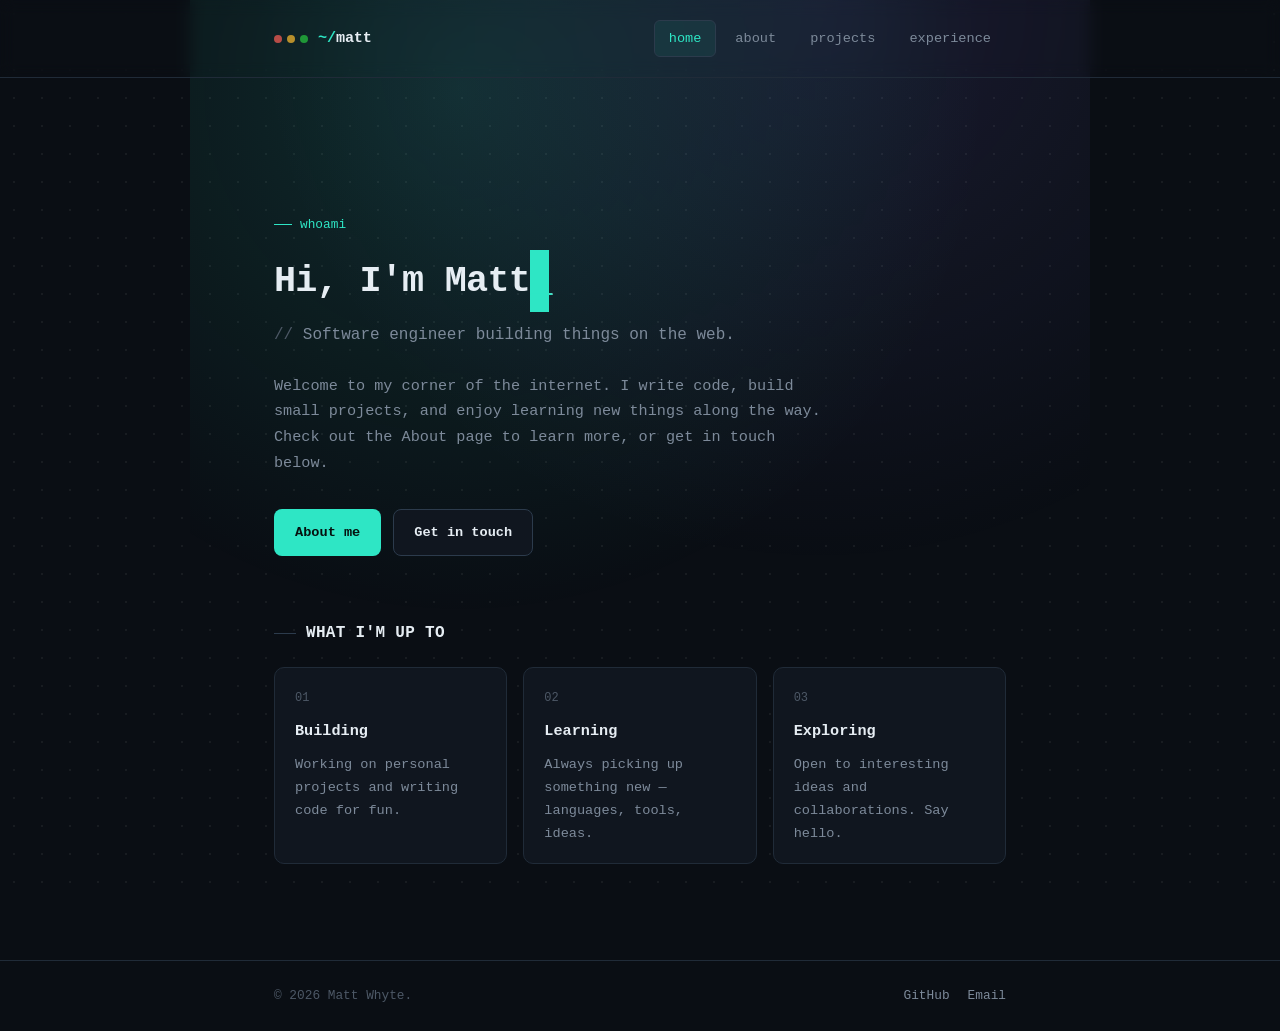
<file: index.html>
<!doctype html>
<html lang="en">
<head>
  <meta charset="UTF-8" />
  <meta name="viewport" content="width=device-width, initial-scale=1.0" />
  <title>Matt Whyte</title>
  <meta name="description" content="Matt Whyte — software engineer." />
  <link rel="stylesheet" href="styles.css" />
</head>
<body>
  <header class="site-header">
    <div class="wrapper">
      <a class="logo brand" href="index.html">
        <span class="term-dots"><span></span><span></span><span></span></span>
        <span><span class="prompt">~/</span>matt</span>
      </a>
      <nav class="site-nav">
        <a href="index.html" class="active">home</a>
        <a href="about.html">about</a>
        <a href="projects.html">projects</a>
        <a href="experience.html">experience</a>
      </nav>
    </div>
  </header>

  <main>
    <div class="wrapper">
      <section class="hero">
        <p class="eyebrow">whoami</p>
        <h1>Hi, I'm Matt<span class="cursor">_</span></h1>
        <p class="tagline"><span class="comment">//</span> Software engineer building things on the web.</p>
        <p class="intro">
          Welcome to my corner of the internet. I write code, build small
          projects, and enjoy learning new things along the way. Check out
          the About page to learn more, or get in touch below.
        </p>
        <div class="cta-row">
          <a class="btn btn-primary" href="about.html">About me</a>
          <a class="btn btn-secondary" href="mailto:mattwhytedotcom@gmail.com">Get in touch</a>
        </div>
      </section>

      <section>
        <h2>What I'm up to</h2>
        <div class="card-grid">
          <div class="card">
            <span class="index">01</span>
            <h3>Building</h3>
            <p>Working on personal projects and writing code for fun.</p>
          </div>
          <div class="card">
            <span class="index">02</span>
            <h3>Learning</h3>
            <p>Always picking up something new — languages, tools, ideas.</p>
          </div>
          <div class="card">
            <span class="index">03</span>
            <h3>Exploring</h3>
            <p>Open to interesting ideas and collaborations. Say hello.</p>
          </div>
        </div>
      </section>
    </div>
  </main>

  <footer class="site-footer">
    <div class="wrapper">
      <p>&copy; 2026 Matt Whyte.</p>
      <div class="footer-links">
        <a href="https://github.com/mv3d-ember" target="_blank" rel="noopener">GitHub</a>
        <a href="mailto:mattwhytedotcom@gmail.com">Email</a>
      </div>
    </div>
  </footer>
</body>
</html>
</file>
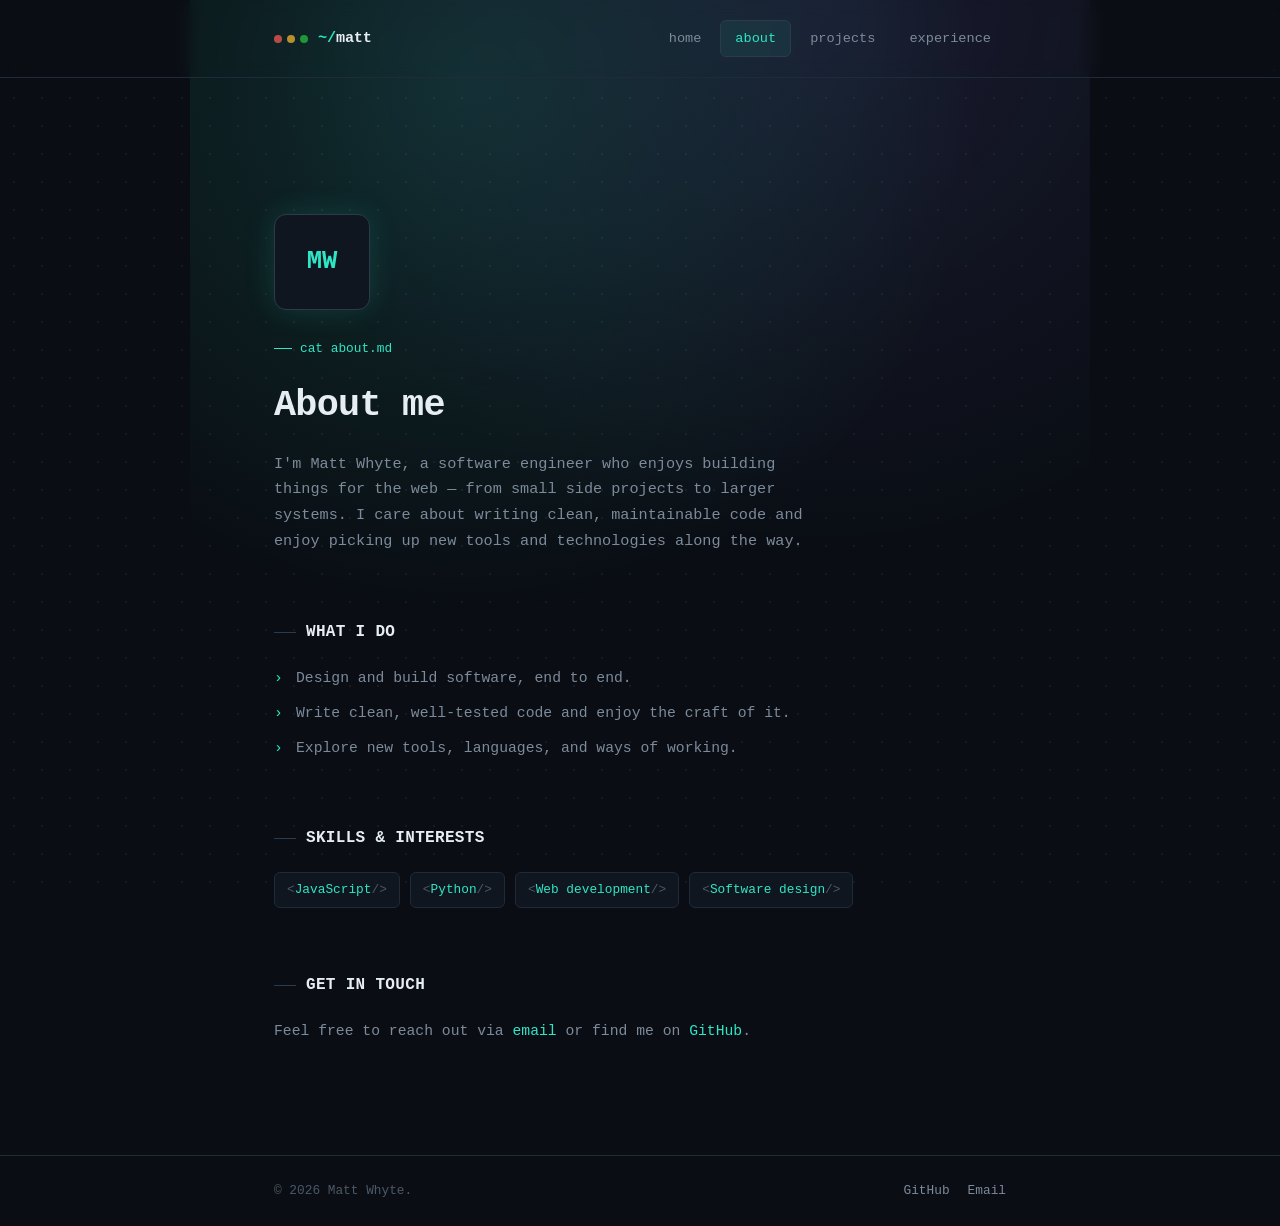
<file: about.html>
<!doctype html>
<html lang="en">
<head>
  <meta charset="UTF-8" />
  <meta name="viewport" content="width=device-width, initial-scale=1.0" />
  <title>About — Matt Whyte</title>
  <meta name="description" content="About Matt Whyte." />
  <link rel="stylesheet" href="styles.css" />
</head>
<body>
  <header class="site-header">
    <div class="wrapper">
      <a class="logo brand" href="index.html">
        <span class="term-dots"><span></span><span></span><span></span></span>
        <span><span class="prompt">~/</span>matt</span>
      </a>
      <nav class="site-nav">
        <a href="index.html">home</a>
        <a href="about.html" class="active">about</a>
        <a href="projects.html">projects</a>
        <a href="experience.html">experience</a>
      </nav>
    </div>
  </header>

  <main>
    <div class="wrapper">
      <section class="hero">
        <div class="about-photo">MW</div>
        <p class="eyebrow">cat about.md</p>
        <h1>About me</h1>
        <p class="intro">
          I'm Matt Whyte, a software engineer who enjoys building things for
          the web — from small side projects to larger systems. I care about
          writing clean, maintainable code and enjoy picking up new tools and
          technologies along the way.
        </p>
      </section>

      <section>
        <h2>What I do</h2>
        <ul class="plain-list">
          <li>Design and build software, end to end.</li>
          <li>Write clean, well-tested code and enjoy the craft of it.</li>
          <li>Explore new tools, languages, and ways of working.</li>
        </ul>
      </section>

      <section>
        <h2>Skills &amp; interests</h2>
        <div class="tag-row">
          <span class="tag">JavaScript</span>
          <span class="tag">Python</span>
          <span class="tag">Web development</span>
          <span class="tag">Software design</span>
        </div>
      </section>

      <section>
        <h2>Get in touch</h2>
        <p>
          Feel free to reach out via
          <a href="mailto:mattwhytedotcom@gmail.com">email</a> or find me on
          <a href="https://github.com/mv3d-ember" target="_blank" rel="noopener">GitHub</a>.
        </p>
      </section>
    </div>
  </main>

  <footer class="site-footer">
    <div class="wrapper">
      <p>&copy; 2026 Matt Whyte.</p>
      <div class="footer-links">
        <a href="https://github.com/mv3d-ember" target="_blank" rel="noopener">GitHub</a>
        <a href="mailto:mattwhytedotcom@gmail.com">Email</a>
      </div>
    </div>
  </footer>
</body>
</html>
</file>
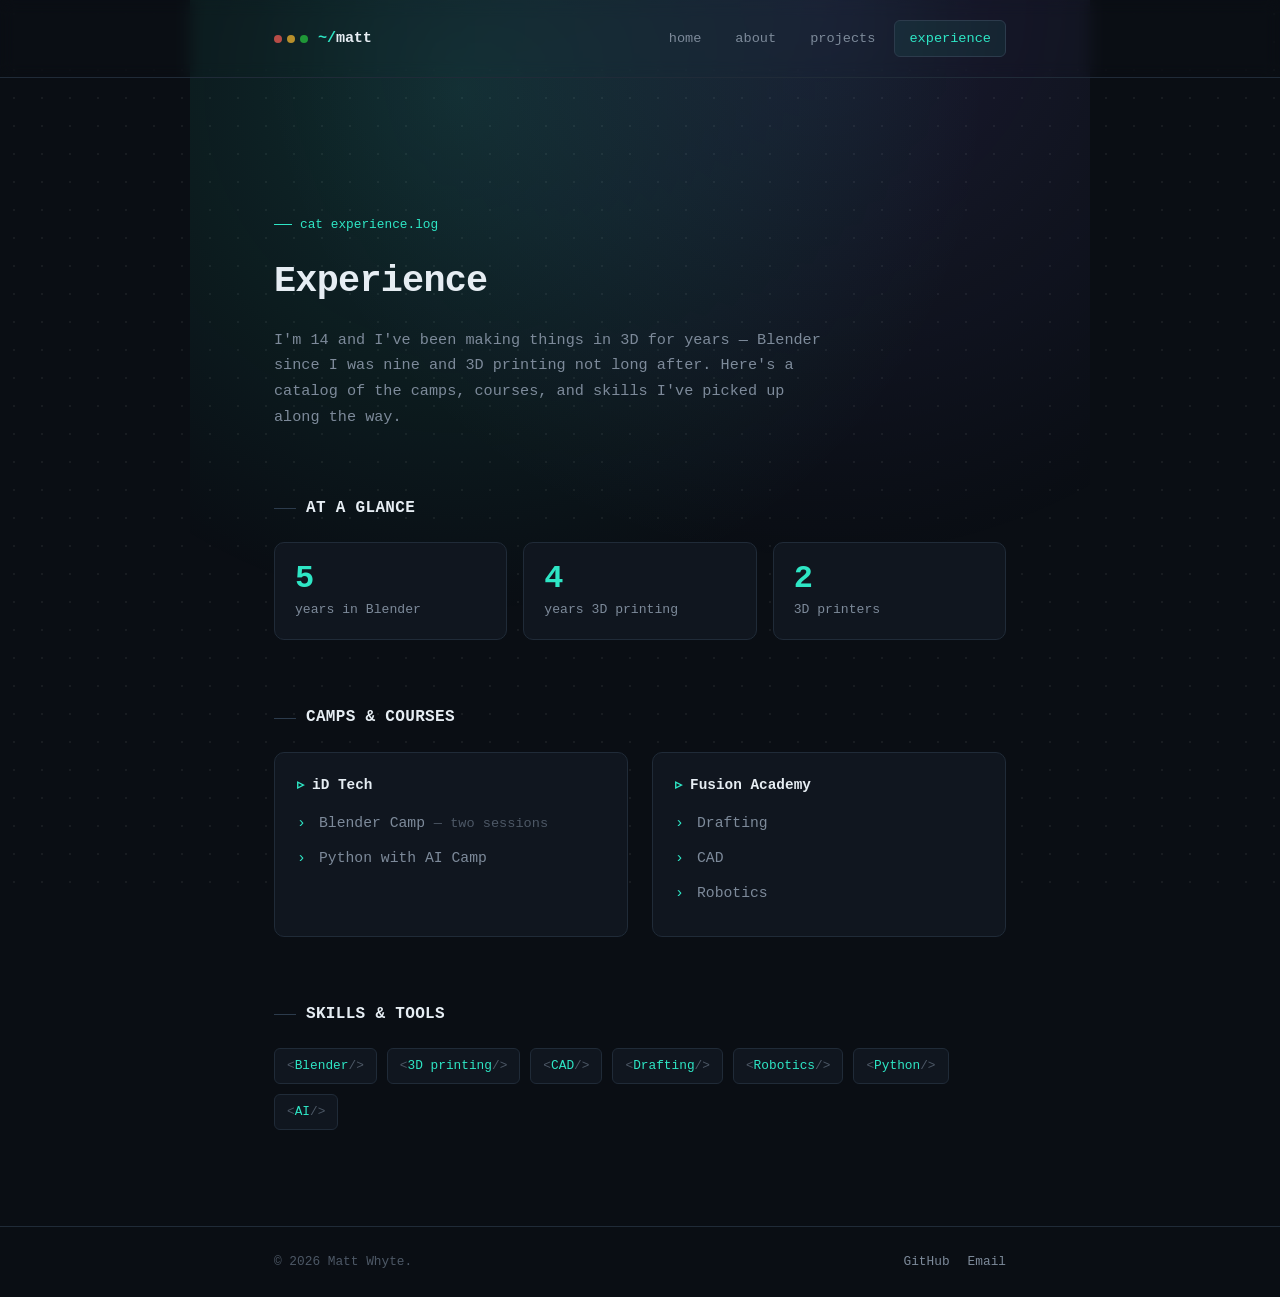
<file: experience.html>
<!doctype html>
<html lang="en">
<head>
  <meta charset="UTF-8" />
  <meta name="viewport" content="width=device-width, initial-scale=1.0" />
  <title>Experience — Matt Whyte</title>
  <meta name="description" content="A catalog of Matt Whyte's camps, courses, and skills in 3D, CAD, and making." />
  <link rel="stylesheet" href="styles.css" />
</head>
<body>
  <header class="site-header">
    <div class="wrapper">
      <a class="logo brand" href="index.html">
        <span class="term-dots"><span></span><span></span><span></span></span>
        <span><span class="prompt">~/</span>matt</span>
      </a>
      <nav class="site-nav">
        <a href="index.html">home</a>
        <a href="about.html">about</a>
        <a href="projects.html">projects</a>
        <a href="experience.html" class="active">experience</a>
      </nav>
    </div>
  </header>

  <main>
    <div class="wrapper">
      <section class="hero">
        <p class="eyebrow">cat experience.log</p>
        <h1>Experience</h1>
        <p class="intro">
          I'm 14 and I've been making things in 3D for years — Blender since
          I was nine and 3D printing not long after. Here's a catalog of the
          camps, courses, and skills I've picked up along the way.
        </p>
      </section>

      <!-- ============================================================
           AT A GLANCE
           ============================================================ -->
      <section id="glance">
        <h2>At a glance</h2>
        <div class="card-grid">
          <div class="card stat">
            <span class="stat-num">5</span>
            <span class="stat-label">years in Blender</span>
          </div>
          <div class="card stat">
            <span class="stat-num">4</span>
            <span class="stat-label">years 3D printing</span>
          </div>
          <div class="card stat">
            <span class="stat-num">2</span>
            <span class="stat-label">3D printers</span>
          </div>
        </div>
      </section>

      <!-- ============================================================
           CAMPS & COURSES
           ============================================================ -->
      <section id="courses">
        <h2>Camps &amp; courses</h2>
        <div class="course-list">
          <div class="course-group">
            <h3 class="course-provider">iD Tech</h3>
            <ul class="plain-list">
              <li>Blender Camp <span class="course-note">— two sessions</span></li>
              <li>Python with AI Camp</li>
            </ul>
          </div>

          <div class="course-group">
            <h3 class="course-provider">Fusion Academy</h3>
            <ul class="plain-list">
              <li>Drafting</li>
              <li>CAD</li>
              <li>Robotics</li>
            </ul>
          </div>
        </div>
      </section>

      <!-- ============================================================
           SKILLS & TOOLS
           ============================================================ -->
      <section id="skills">
        <h2>Skills &amp; tools</h2>
        <div class="tag-row">
          <span class="tag">Blender</span>
          <span class="tag">3D printing</span>
          <span class="tag">CAD</span>
          <span class="tag">Drafting</span>
          <span class="tag">Robotics</span>
          <span class="tag">Python</span>
          <span class="tag">AI</span>
        </div>
      </section>
    </div>
  </main>

  <footer class="site-footer">
    <div class="wrapper">
      <p>&copy; 2026 Matt Whyte.</p>
      <div class="footer-links">
        <a href="https://github.com/mv3d-ember" target="_blank" rel="noopener">GitHub</a>
        <a href="mailto:mattwhytedotcom@gmail.com">Email</a>
      </div>
    </div>
  </footer>
</body>
</html>
</file>
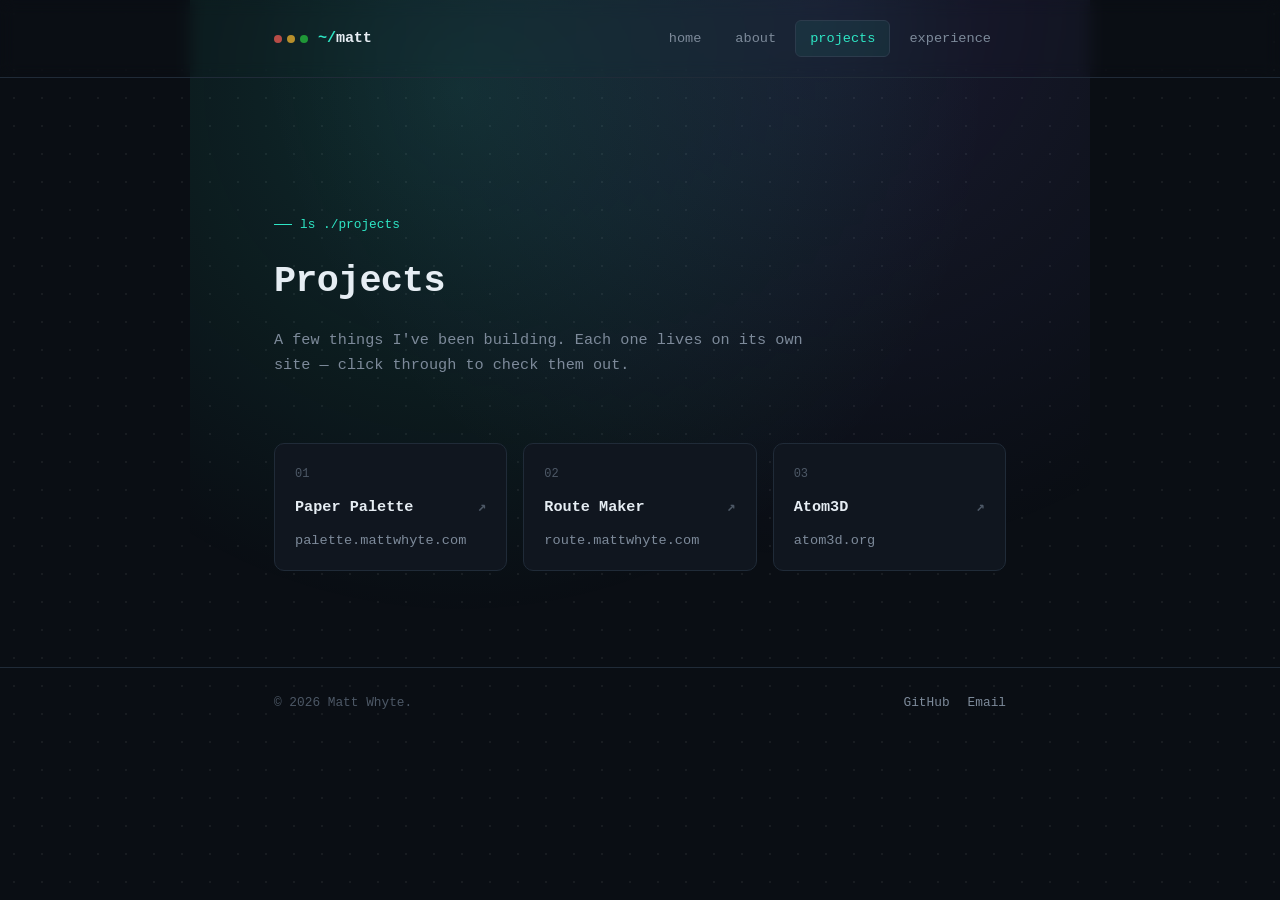
<file: projects.html>
<!doctype html>
<html lang="en">
<head>
  <meta charset="UTF-8" />
  <meta name="viewport" content="width=device-width, initial-scale=1.0" />
  <title>Projects — Matt Whyte</title>
  <meta name="description" content="Projects by Matt Whyte." />
  <link rel="stylesheet" href="styles.css" />
</head>
<body>
  <header class="site-header">
    <div class="wrapper">
      <a class="logo brand" href="index.html">
        <span class="term-dots"><span></span><span></span><span></span></span>
        <span><span class="prompt">~/</span>matt</span>
      </a>
      <nav class="site-nav">
        <a href="index.html">home</a>
        <a href="about.html">about</a>
        <a href="projects.html" class="active">projects</a>
        <a href="experience.html">experience</a>
      </nav>
    </div>
  </header>

  <main>
    <div class="wrapper">
      <section class="hero">
        <p class="eyebrow">ls ./projects</p>
        <h1>Projects</h1>
        <p class="intro">
          A few things I've been building. Each one lives on its own
          site — click through to check them out.
        </p>
      </section>

      <section>
        <div class="card-grid project-grid">
          <a class="card project-card" href="https://palette.mattwhyte.com" target="_blank" rel="noopener">
            <span class="index">01</span>
            <h3>Paper Palette <span class="external-arrow">&#8599;</span></h3>
            <p class="project-url">palette.mattwhyte.com</p>
          </a>
          <a class="card project-card" href="https://route.mattwhyte.com" target="_blank" rel="noopener">
            <span class="index">02</span>
            <h3>Route Maker <span class="external-arrow">&#8599;</span></h3>
            <p class="project-url">route.mattwhyte.com</p>
          </a>
          <a class="card project-card" href="https://atom3d.org" target="_blank" rel="noopener">
            <span class="index">03</span>
            <h3>Atom3D <span class="external-arrow">&#8599;</span></h3>
            <p class="project-url">atom3d.org</p>
          </a>
        </div>
      </section>
    </div>
  </main>

  <footer class="site-footer">
    <div class="wrapper">
      <p>&copy; 2026 Matt Whyte.</p>
      <div class="footer-links">
        <a href="https://github.com/mv3d-ember" target="_blank" rel="noopener">GitHub</a>
        <a href="mailto:mattwhytedotcom@gmail.com">Email</a>
      </div>
    </div>
  </footer>
</body>
</html>
</file>
<file: styles.css>
:root {
  --bg: #0a0e14;
  --bg-alt: #0d1319;
  --surface: #10161f;
  --surface-hover: #141c27;
  --border: #202b38;
  --border-bright: #2c3b4c;
  --text: #e6edf3;
  --text-muted: #7d8a9a;
  --text-dim: #4d5866;
  --accent: #2ee6c5;
  --accent-2: #8b7bff;
  --accent-rgb: 46, 230, 197;
  --mono: "JetBrains Mono", ui-monospace, SFMono-Regular, Menlo, Consolas, "Liberation Mono", monospace;
  --max-width: 780px;
}

* {
  box-sizing: border-box;
}

html {
  color-scheme: dark;
}

body {
  margin: 0;
  font-family: var(--mono);
  background: var(--bg);
  color: var(--text);
  line-height: 1.7;
  font-size: 15px;
  position: relative;
  min-height: 100vh;
}

/* background: dot grid + soft glow blobs */
body::before {
  content: "";
  position: fixed;
  inset: 0;
  background-image: radial-gradient(circle, rgba(255, 255, 255, 0.06) 1px, transparent 1px);
  background-size: 28px 28px;
  pointer-events: none;
  z-index: 0;
}

body::after {
  content: "";
  position: fixed;
  top: -10%;
  left: 50%;
  width: 900px;
  height: 900px;
  transform: translateX(-50%);
  background:
    radial-gradient(circle at 30% 20%, rgba(var(--accent-rgb), 0.14), transparent 55%),
    radial-gradient(circle at 70% 10%, rgba(139, 123, 255, 0.12), transparent 55%);
  pointer-events: none;
  z-index: 0;
}

header,
main,
footer {
  position: relative;
  z-index: 1;
}

a {
  color: var(--accent);
  text-decoration: none;
}

a:hover {
  text-decoration: underline;
}

.wrapper {
  max-width: var(--max-width);
  margin: 0 auto;
  padding: 0 24px;
}

/* header */
header.site-header {
  border-bottom: 1px solid var(--border);
  backdrop-filter: blur(8px);
}

.site-header .wrapper {
  display: flex;
  align-items: center;
  justify-content: space-between;
  padding-top: 20px;
  padding-bottom: 20px;
}

.brand {
  display: flex;
  align-items: center;
  gap: 10px;
}

.term-dots {
  display: inline-flex;
  gap: 5px;
}

.term-dots span {
  width: 8px;
  height: 8px;
  border-radius: 50%;
  display: inline-block;
  background: var(--border-bright);
}

.term-dots span:nth-child(1) { background: #ff5f56; opacity: 0.7; }
.term-dots span:nth-child(2) { background: #ffbd2e; opacity: 0.7; }
.term-dots span:nth-child(3) { background: #27c93f; opacity: 0.7; }

.site-header .logo {
  font-weight: 700;
  font-size: 0.95rem;
  color: var(--text);
  letter-spacing: -0.01em;
}

.site-header .logo:hover {
  text-decoration: none;
  color: var(--accent);
}

.site-header .logo .prompt {
  color: var(--accent);
}

nav.site-nav {
  display: flex;
  gap: 4px;
}

nav.site-nav a {
  color: var(--text-muted);
  font-size: 0.85rem;
  font-weight: 500;
  padding: 6px 14px;
  border-radius: 6px;
  border: 1px solid transparent;
}

nav.site-nav a::before {
  content: "";
}

nav.site-nav a.active {
  color: var(--accent);
  border-color: var(--border-bright);
  background: rgba(var(--accent-rgb), 0.07);
}

nav.site-nav a:hover {
  color: var(--text);
  text-decoration: none;
  border-color: var(--border-bright);
}

main {
  padding: 72px 0 96px;
}

/* hero */
.eyebrow {
  font-size: 0.8rem;
  color: var(--accent);
  margin: 0 0 14px;
  display: flex;
  align-items: center;
  gap: 8px;
}

.eyebrow::before {
  content: "";
  width: 18px;
  height: 1px;
  background: var(--accent);
  display: inline-block;
}

.hero h1 {
  font-size: 2.3rem;
  margin: 0 0 10px;
  letter-spacing: -0.02em;
  background: linear-gradient(120deg, var(--text) 40%, var(--accent) 100%);
  -webkit-background-clip: text;
  background-clip: text;
  -webkit-text-fill-color: transparent;
}

.cursor {
  display: inline-block;
  width: 0.5em;
  background: var(--accent);
  -webkit-text-fill-color: var(--accent);
  animation: blink 1.1s steps(1) infinite;
}

@keyframes blink {
  50% { opacity: 0; }
}

.hero .tagline {
  font-size: 1rem;
  color: var(--text-muted);
  margin: 0 0 24px;
}

.hero .tagline .comment {
  color: var(--text-dim);
}

.hero p.intro {
  font-size: 0.95rem;
  color: var(--text-muted);
  max-width: 60ch;
}

.cta-row {
  display: flex;
  gap: 12px;
  margin-top: 32px;
  flex-wrap: wrap;
}

.btn {
  display: inline-flex;
  align-items: center;
  gap: 6px;
  padding: 11px 20px;
  border-radius: 8px;
  font-weight: 600;
  font-size: 0.85rem;
  font-family: var(--mono);
  border: 1px solid transparent;
  transition: transform 0.15s ease, box-shadow 0.15s ease, background 0.15s ease;
}

.btn:hover {
  text-decoration: none;
  transform: translateY(-1px);
}

.btn-primary {
  background: var(--accent);
  color: #06110f;
  box-shadow: 0 0 0 rgba(var(--accent-rgb), 0);
}

.btn-primary:hover {
  box-shadow: 0 0 24px rgba(var(--accent-rgb), 0.45);
}

.btn-secondary {
  background: var(--surface);
  color: var(--text);
  border: 1px solid var(--border-bright);
}

.btn-secondary:hover {
  border-color: var(--accent);
  color: var(--accent);
  background: var(--surface-hover);
}

@media (prefers-reduced-motion: reduce) {
  .cursor {
    animation: none;
  }
  .btn:hover {
    transform: none;
  }
}

/* sections */
section {
  margin-top: 64px;
}

section h2 {
  font-size: 1rem;
  margin: 0 0 20px;
  letter-spacing: 0.02em;
  color: var(--text);
  display: flex;
  align-items: center;
  gap: 10px;
  text-transform: uppercase;
}

section h2::before {
  content: "";
  width: 22px;
  height: 1px;
  background: var(--border-bright);
  display: inline-block;
}

.card-grid {
  display: grid;
  grid-template-columns: repeat(auto-fit, minmax(200px, 1fr));
  gap: 16px;
}

.card {
  position: relative;
  background: var(--surface);
  border: 1px solid var(--border);
  border-radius: 10px;
  padding: 20px 20px 18px;
  transition: border-color 0.15s ease, box-shadow 0.15s ease, transform 0.15s ease;
}

.card:hover {
  border-color: var(--accent);
  box-shadow: 0 0 24px rgba(var(--accent-rgb), 0.12);
  transform: translateY(-2px);
}

.card .index {
  font-size: 0.75rem;
  color: var(--text-dim);
  margin-bottom: 10px;
  display: block;
}

.card h3 {
  margin: 0 0 8px;
  font-size: 0.95rem;
  color: var(--text);
}

.card p {
  margin: 0;
  color: var(--text-muted);
  font-size: 0.85rem;
}

.project-card {
  display: block;
  color: inherit;
}

.project-card:hover {
  text-decoration: none;
}

.project-card h3 {
  display: flex;
  align-items: center;
  justify-content: space-between;
  gap: 8px;
}

.external-arrow {
  color: var(--text-dim);
  font-size: 0.9rem;
  transition: color 0.15s ease, transform 0.15s ease;
}

.project-card:hover .external-arrow {
  color: var(--accent);
  transform: translate(2px, -2px);
}

.project-url {
  margin: 0;
  color: var(--text-muted);
  font-size: 0.85rem;
}

/* about photo */
.about-photo {
  width: 96px;
  height: 96px;
  border-radius: 12px;
  background: var(--surface);
  border: 1px solid var(--border-bright);
  display: flex;
  align-items: center;
  justify-content: center;
  font-size: 1.6rem;
  font-weight: 700;
  color: var(--accent);
  margin-bottom: 28px;
  box-shadow: 0 0 30px rgba(var(--accent-rgb), 0.15);
}

ul.plain-list {
  padding-left: 0;
  margin: 0;
  list-style: none;
}

ul.plain-list li {
  margin-bottom: 10px;
  padding-left: 22px;
  position: relative;
  color: var(--text-muted);
  font-size: 0.92rem;
}

ul.plain-list li::before {
  content: "›";
  position: absolute;
  left: 0;
  color: var(--accent);
}

.tag-row {
  display: flex;
  flex-wrap: wrap;
  gap: 10px;
}

.tag {
  background: var(--surface);
  border: 1px solid var(--border);
  border-radius: 6px;
  padding: 6px 12px;
  font-size: 0.8rem;
  color: var(--accent);
}

.tag::before {
  content: "<";
  color: var(--text-dim);
}

.tag::after {
  content: "/>";
  color: var(--text-dim);
}

section p {
  color: var(--text-muted);
  font-size: 0.92rem;
}

/* experience — at a glance stats */
.stat {
  display: flex;
  flex-direction: column;
  gap: 4px;
}

.stat-num {
  font-size: 2rem;
  font-weight: 700;
  line-height: 1;
  color: var(--accent);
}

.stat-label {
  font-size: 0.82rem;
  color: var(--text-muted);
}

/* experience — camps & courses */
.course-list {
  display: grid;
  grid-template-columns: repeat(auto-fit, minmax(240px, 1fr));
  gap: 24px;
}

.course-group {
  background: var(--surface);
  border: 1px solid var(--border);
  border-radius: 10px;
  padding: 20px 22px;
}

.course-provider {
  margin: 0 0 14px;
  font-size: 0.9rem;
  color: var(--text);
  display: flex;
  align-items: center;
  gap: 8px;
}

.course-provider::before {
  content: "▹";
  color: var(--accent);
}

.course-note {
  color: var(--text-dim);
  font-size: 0.85rem;
}

/* footer */
footer.site-footer {
  border-top: 1px solid var(--border);
}

footer.site-footer .wrapper {
  padding: 24px;
  display: flex;
  align-items: center;
  justify-content: space-between;
  flex-wrap: wrap;
  gap: 12px;
}

footer.site-footer p {
  margin: 0;
  color: var(--text-dim);
  font-size: 0.8rem;
}

.footer-links {
  display: flex;
  gap: 18px;
}

.footer-links a {
  color: var(--text-muted);
  font-size: 0.8rem;
}

.footer-links a:hover {
  color: var(--accent);
}
</file>
